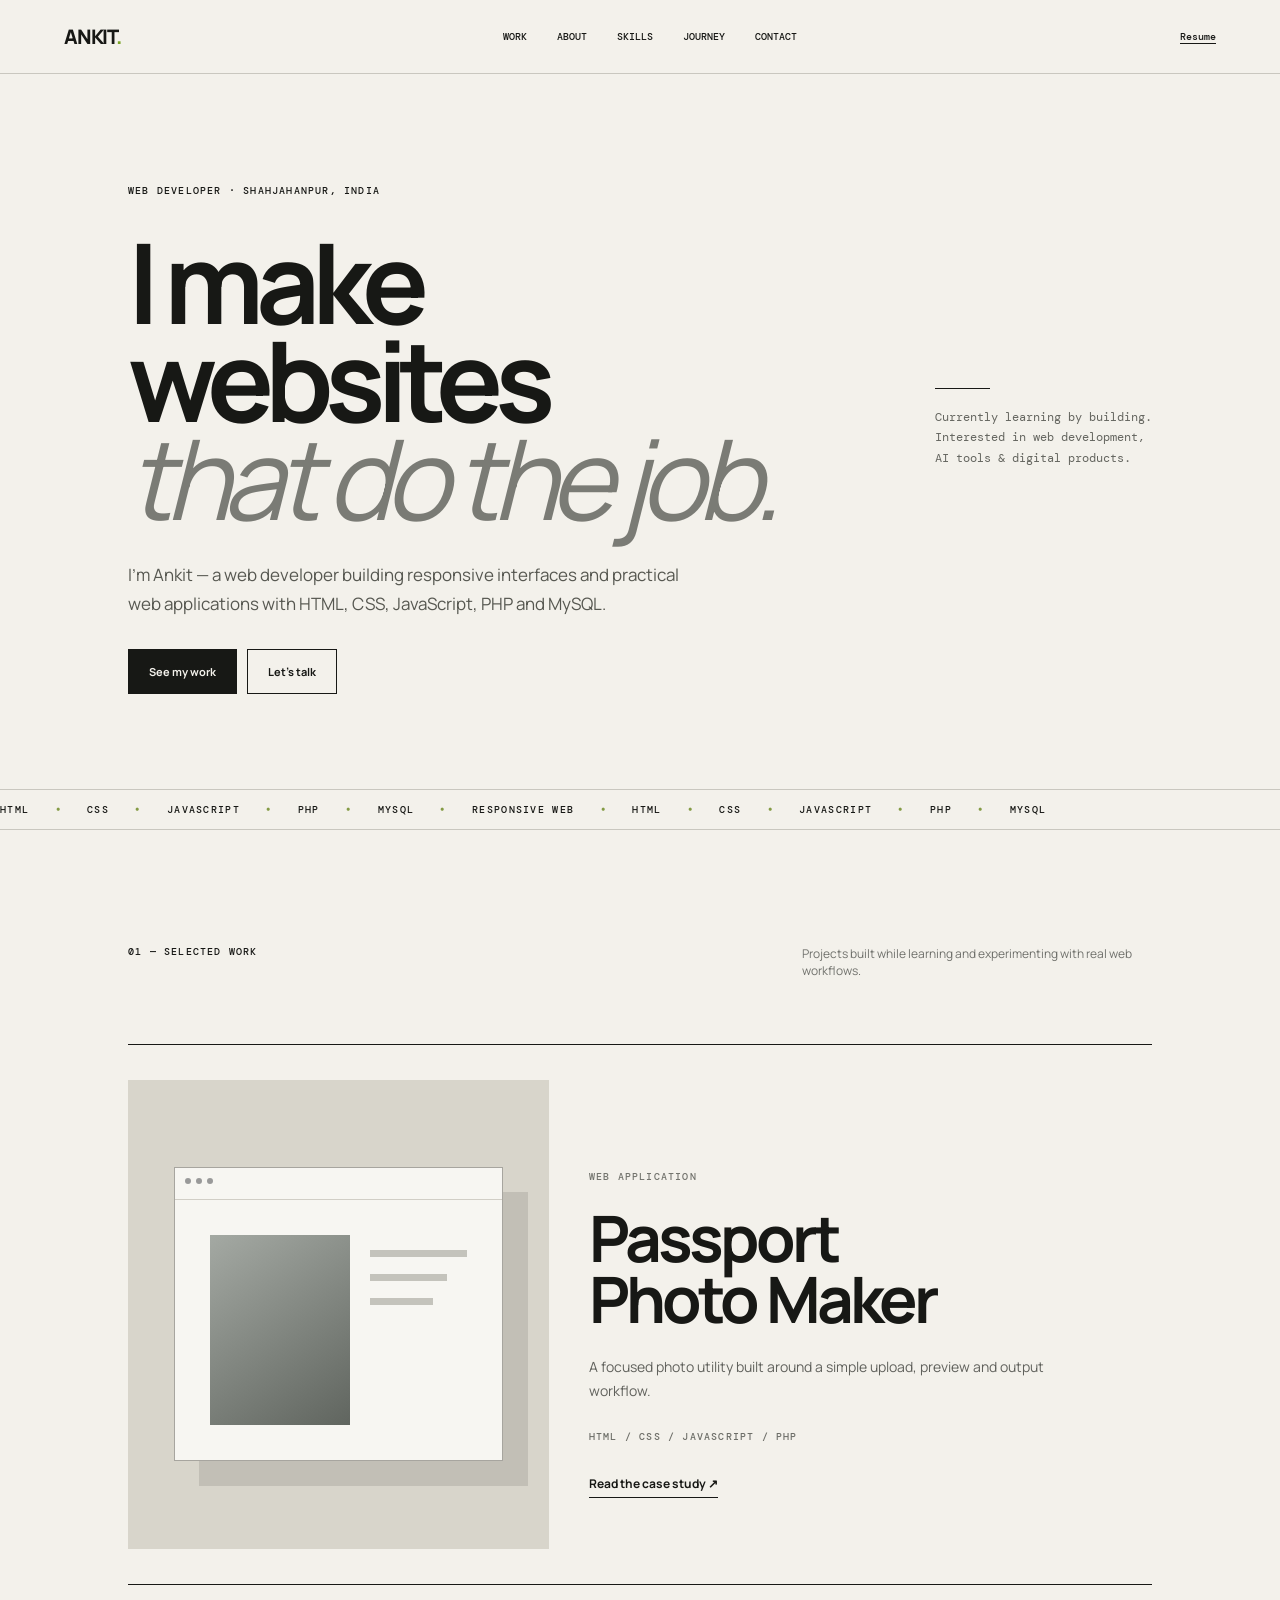
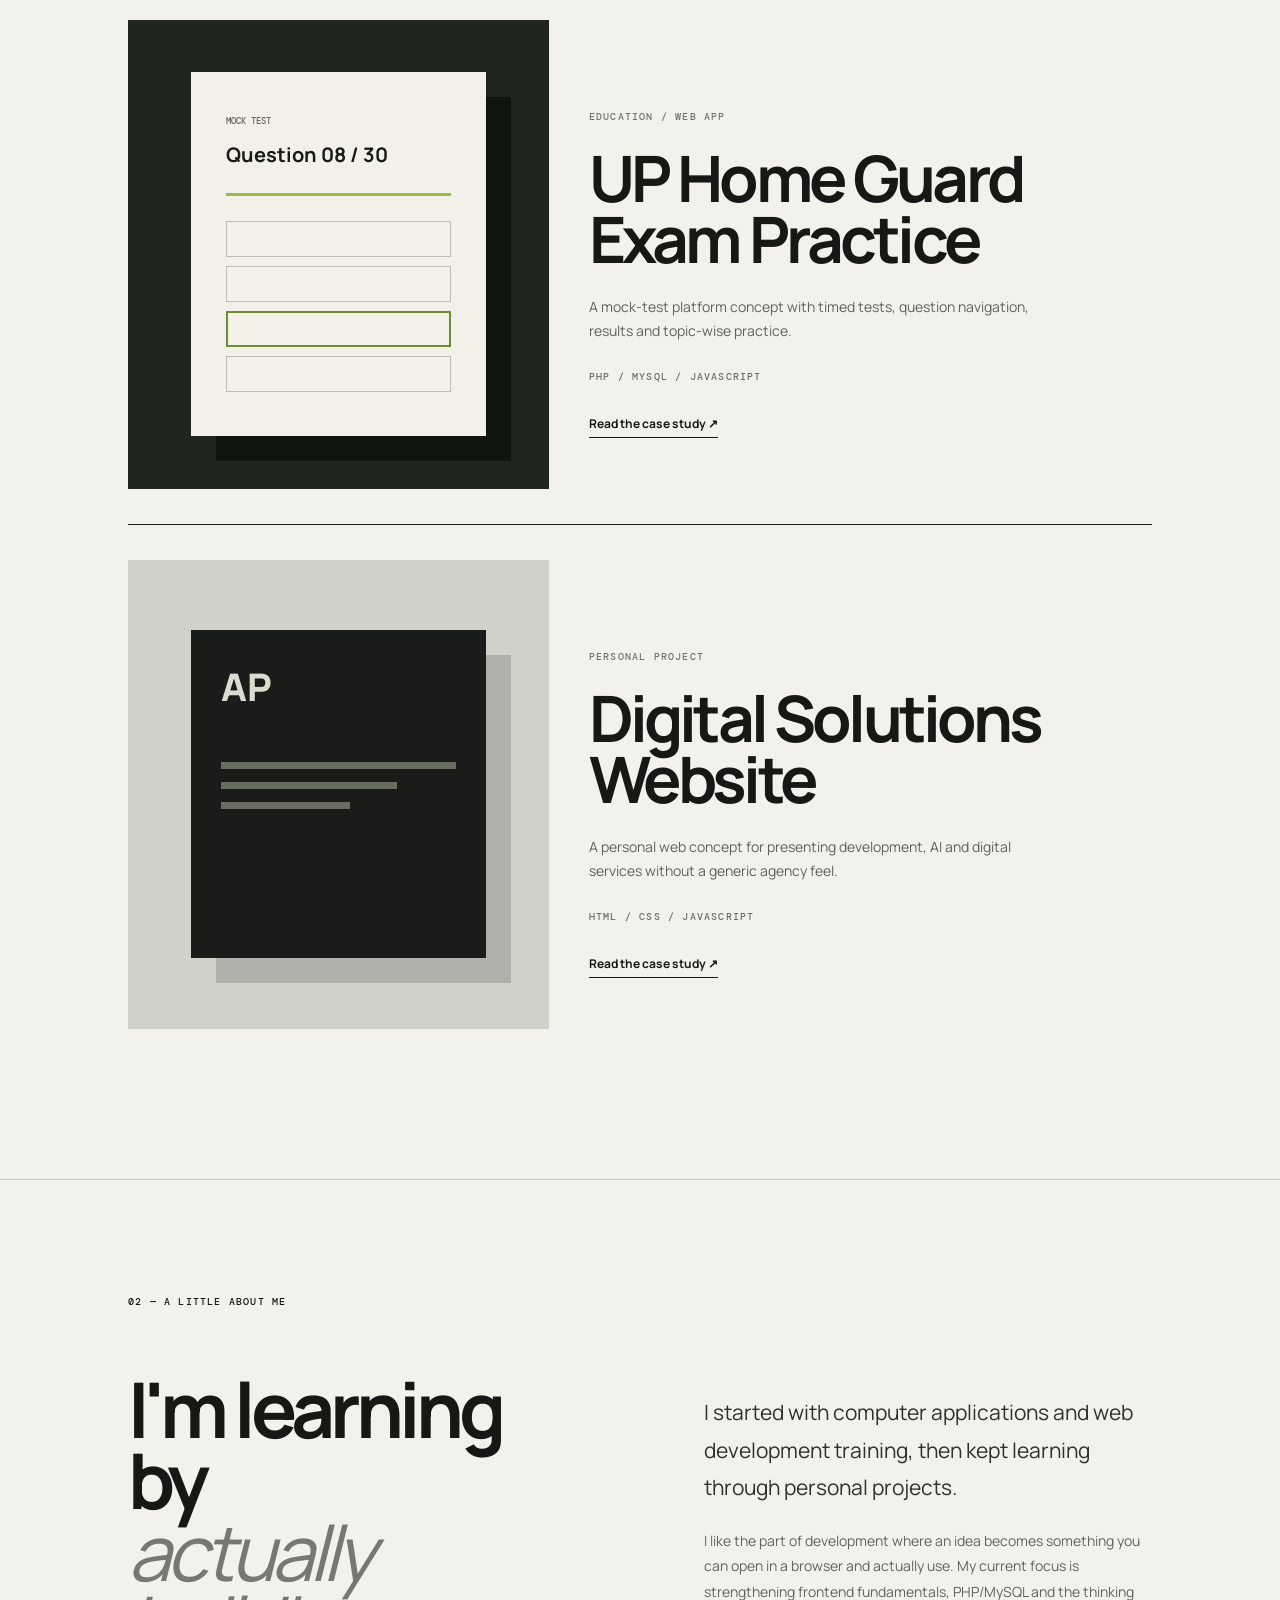
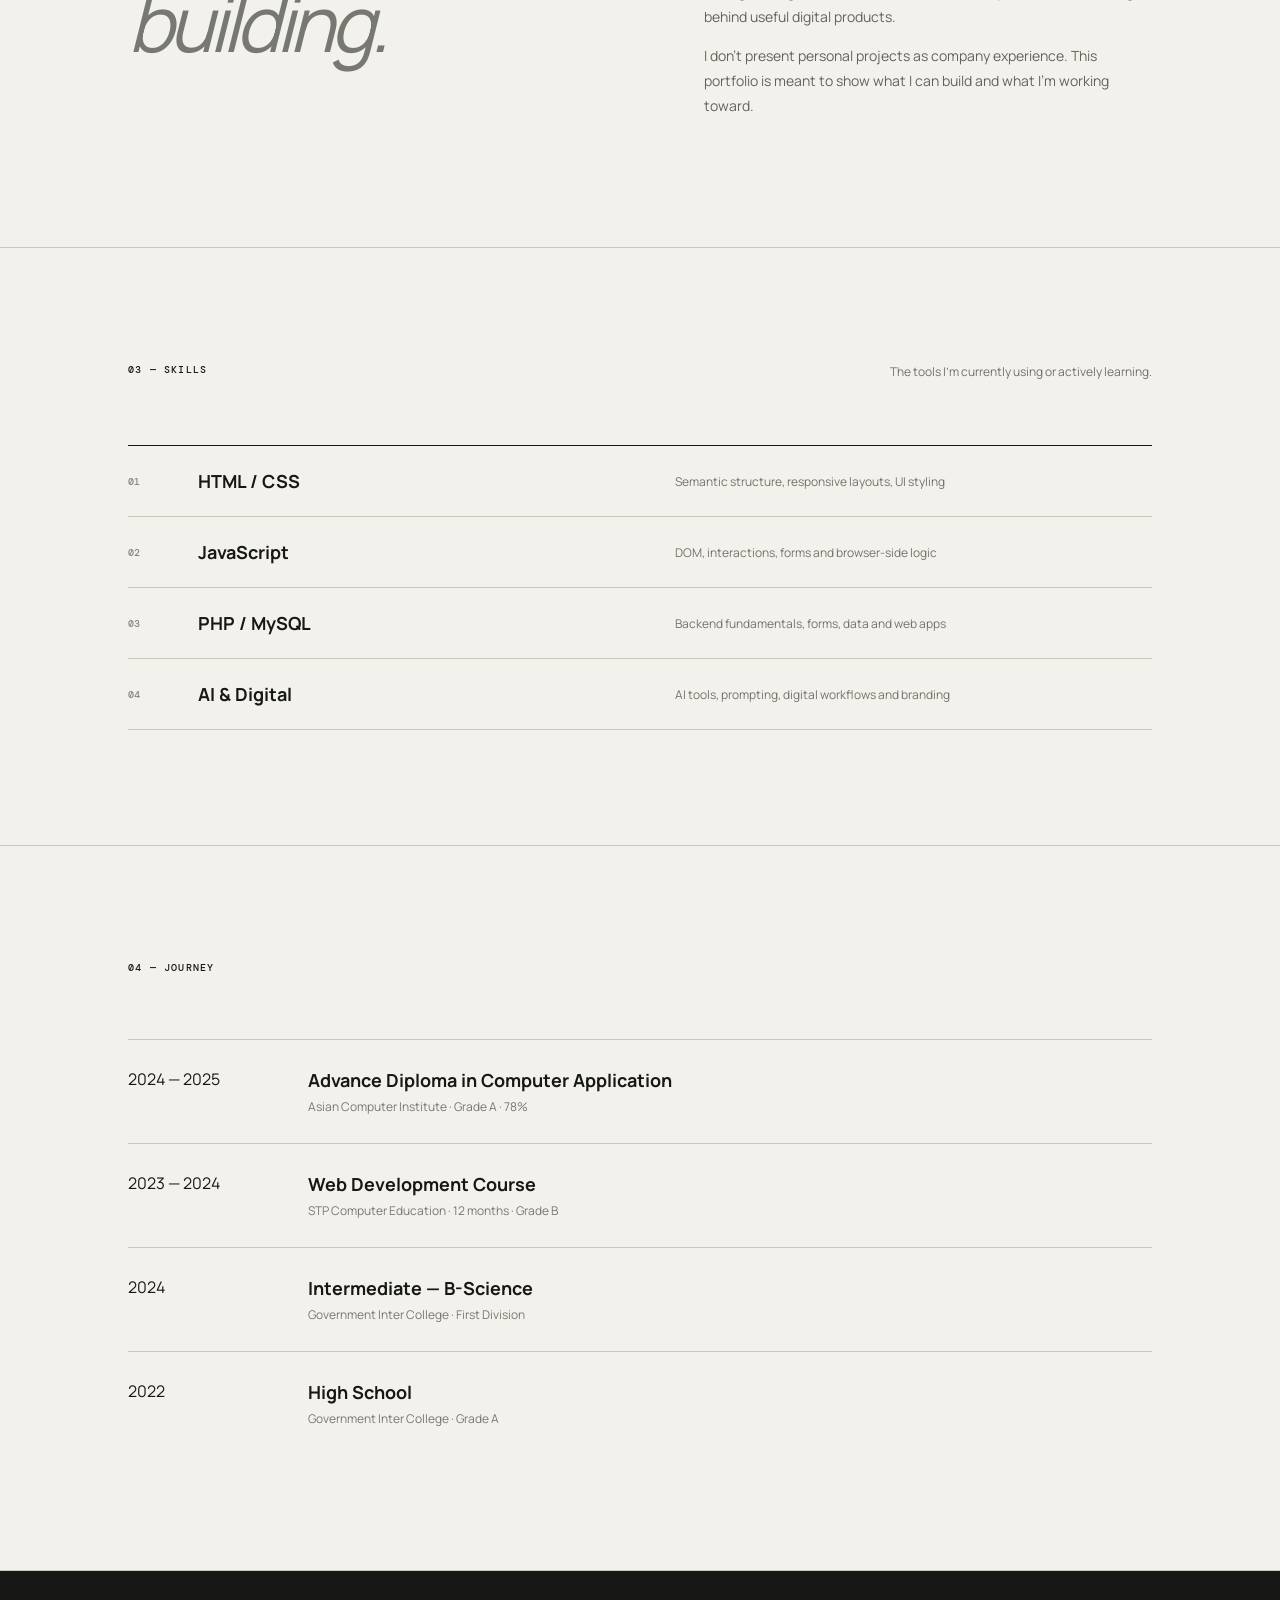
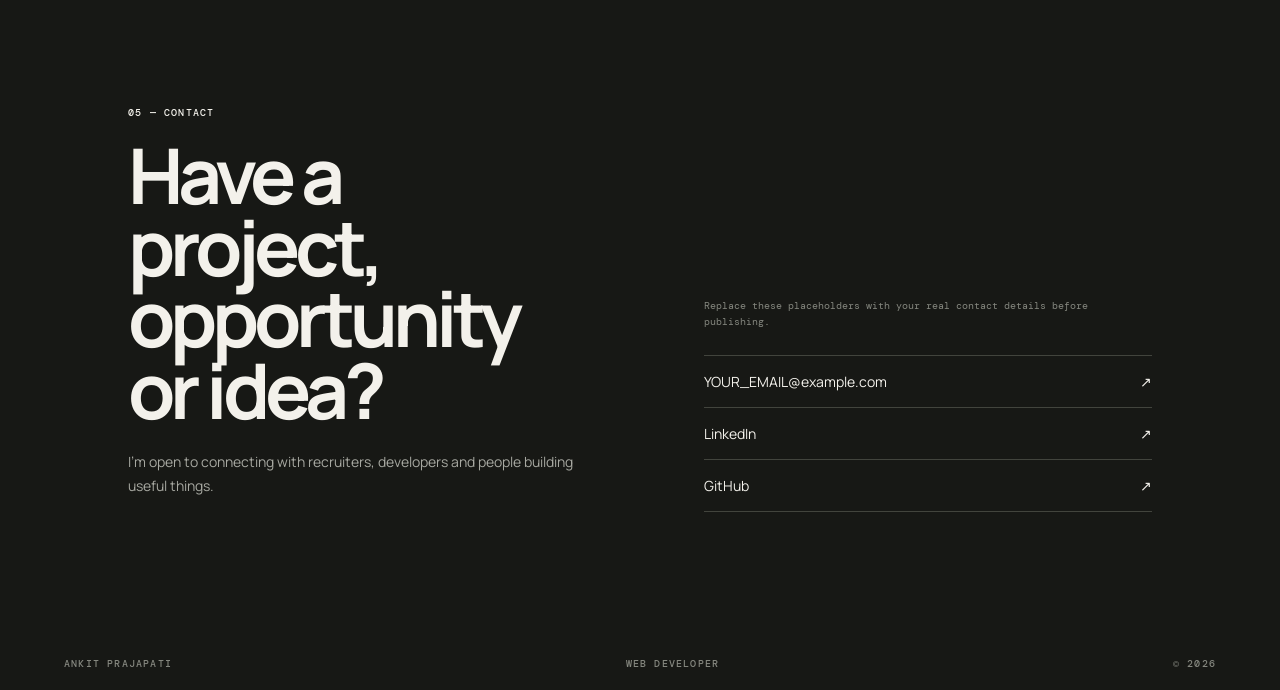
<file: index.html>
<!doctype html><html lang="en"><head><meta charset="utf-8"><meta name="viewport" content="width=device-width,initial-scale=1"><title>Ankit Prajapati — Web Developer</title><meta name="description" content="Ankit Prajapati — Web Developer focused on responsive websites, PHP applications and practical digital solutions."><link rel="stylesheet" href="assets/style.css"></head><body>
<header class="header"><a class="wordmark" href="#top">ANKIT<span>.</span></a><nav id="nav"><a href="#work">Work</a><a href="#about">About</a><a href="#skills">Skills</a><a href="#journey">Journey</a><a href="#contact">Contact</a></nav><a class="resume-link" href="resume.html">Resume</a><button class="menu">☰</button></header>
<main id="top">
<section class="intro"><div><p class="small">WEB DEVELOPER · SHAHJAHANPUR, INDIA</p><h1>I make websites<br><i>that do the job.</i></h1><p class="intro-copy">I'm Ankit — a web developer building responsive interfaces and practical web applications with HTML, CSS, JavaScript, PHP and MySQL.</p><div class="actions"><a class="button dark" href="#work">See my work</a><a class="button light" href="#contact">Let's talk</a></div></div><div class="intro-note"><div class="note-line"></div><p>Currently learning by building.<br>Interested in web development,<br>AI tools & digital products.</p></div></section>
<section class="marquee"><div>HTML <b>•</b> CSS <b>•</b> JAVASCRIPT <b>•</b> PHP <b>•</b> MYSQL <b>•</b> RESPONSIVE WEB <b>•</b> HTML <b>•</b> CSS <b>•</b> JAVASCRIPT <b>•</b> PHP <b>•</b> MYSQL</div></section>
<section id="work" class="section"><div class="section-top"><span>01 — SELECTED WORK</span><p>Projects built while learning and experimenting with real web workflows.</p></div>
<article class="project"><div class="project-image passport"><div class="browser"><div class="browser-top"><i></i><i></i><i></i></div><div class="passport-body"><div class="portrait"></div><div class="lines"><i></i><i></i><i></i></div></div></div></div><div class="project-copy"><p class="label">WEB APPLICATION</p><h2>Passport<br>Photo Maker</h2><p>A focused photo utility built around a simple upload, preview and output workflow.</p><div class="stack">HTML / CSS / JAVASCRIPT / PHP</div><a href="project-passport.html" class="arrow-link">Read the case study ↗</a></div></article>
<article class="project"><div class="project-image exam"><div class="test-card"><small>MOCK TEST</small><strong>Question 08 / 30</strong><div class="bar"></div><div class="choice"></div><div class="choice"></div><div class="choice selected"></div><div class="choice"></div></div></div><div class="project-copy"><p class="label">EDUCATION / WEB APP</p><h2>UP Home Guard<br>Exam Practice</h2><p>A mock-test platform concept with timed tests, question navigation, results and topic-wise practice.</p><div class="stack">PHP / MYSQL / JAVASCRIPT</div><a href="project-homeguard.html" class="arrow-link">Read the case study ↗</a></div></article>
<article class="project"><div class="project-image digital"><div class="site-preview"><span>AP</span><div><i></i><i></i><i></i></div></div></div><div class="project-copy"><p class="label">PERSONAL PROJECT</p><h2>Digital Solutions<br>Website</h2><p>A personal web concept for presenting development, AI and digital services without a generic agency feel.</p><div class="stack">HTML / CSS / JAVASCRIPT</div><a href="project-digital.html" class="arrow-link">Read the case study ↗</a></div></article></section>
<section id="about" class="section"><div class="section-top"><span>02 — A LITTLE ABOUT ME</span></div><div class="about-grid"><h2>I'm learning by<br><i>actually building.</i></h2><div><p class="big">I started with computer applications and web development training, then kept learning through personal projects.</p><p>I like the part of development where an idea becomes something you can open in a browser and actually use. My current focus is strengthening frontend fundamentals, PHP/MySQL and the thinking behind useful digital products.</p><p>I don't present personal projects as company experience. This portfolio is meant to show what I can build and what I'm working toward.</p></div></div></section>
<section id="skills" class="section"><div class="section-top"><span>03 — SKILLS</span><p>The tools I'm currently using or actively learning.</p></div><div class="skill-list"><div><b>01</b><strong>HTML / CSS</strong><span>Semantic structure, responsive layouts, UI styling</span></div><div><b>02</b><strong>JavaScript</strong><span>DOM, interactions, forms and browser-side logic</span></div><div><b>03</b><strong>PHP / MySQL</strong><span>Backend fundamentals, forms, data and web apps</span></div><div><b>04</b><strong>AI & Digital</strong><span>AI tools, prompting, digital workflows and branding</span></div></div></section>
<section id="journey" class="section"><div class="section-top"><span>04 — JOURNEY</span></div><div class="journey-list"><div><time>2024 — 2025</time><div><h3>Advance Diploma in Computer Application</h3><p>Asian Computer Institute · Grade A · 78%</p></div></div><div><time>2023 — 2024</time><div><h3>Web Development Course</h3><p>STP Computer Education · 12 months · Grade B</p></div></div><div><time>2024</time><div><h3>Intermediate — B-Science</h3><p>Government Inter College · First Division</p></div></div><div><time>2022</time><div><h3>High School</h3><p>Government Inter College · Grade A</p></div></div></div></section>
<section id="contact" class="contact"><div><p class="small">05 — CONTACT</p><h2>Have a project,<br>opportunity or idea?</h2><p class="contact-copy">I'm open to connecting with recruiters, developers and people building useful things.</p></div><div class="contact-side"><p>Replace these placeholders with your real contact details before publishing.</p><a href="mailto:YOUR_EMAIL@example.com">YOUR_EMAIL@example.com <span>↗</span></a><a href="https://www.linkedin.com/" target="_blank">LinkedIn <span>↗</span></a><a href="https://github.com/" target="_blank">GitHub <span>↗</span></a></div></section></main>
<footer><span>ANKIT PRAJAPATI</span><span>WEB DEVELOPER</span><span>© 2026</span></footer><script src="assets/script.js"></script></body></html>
</file>
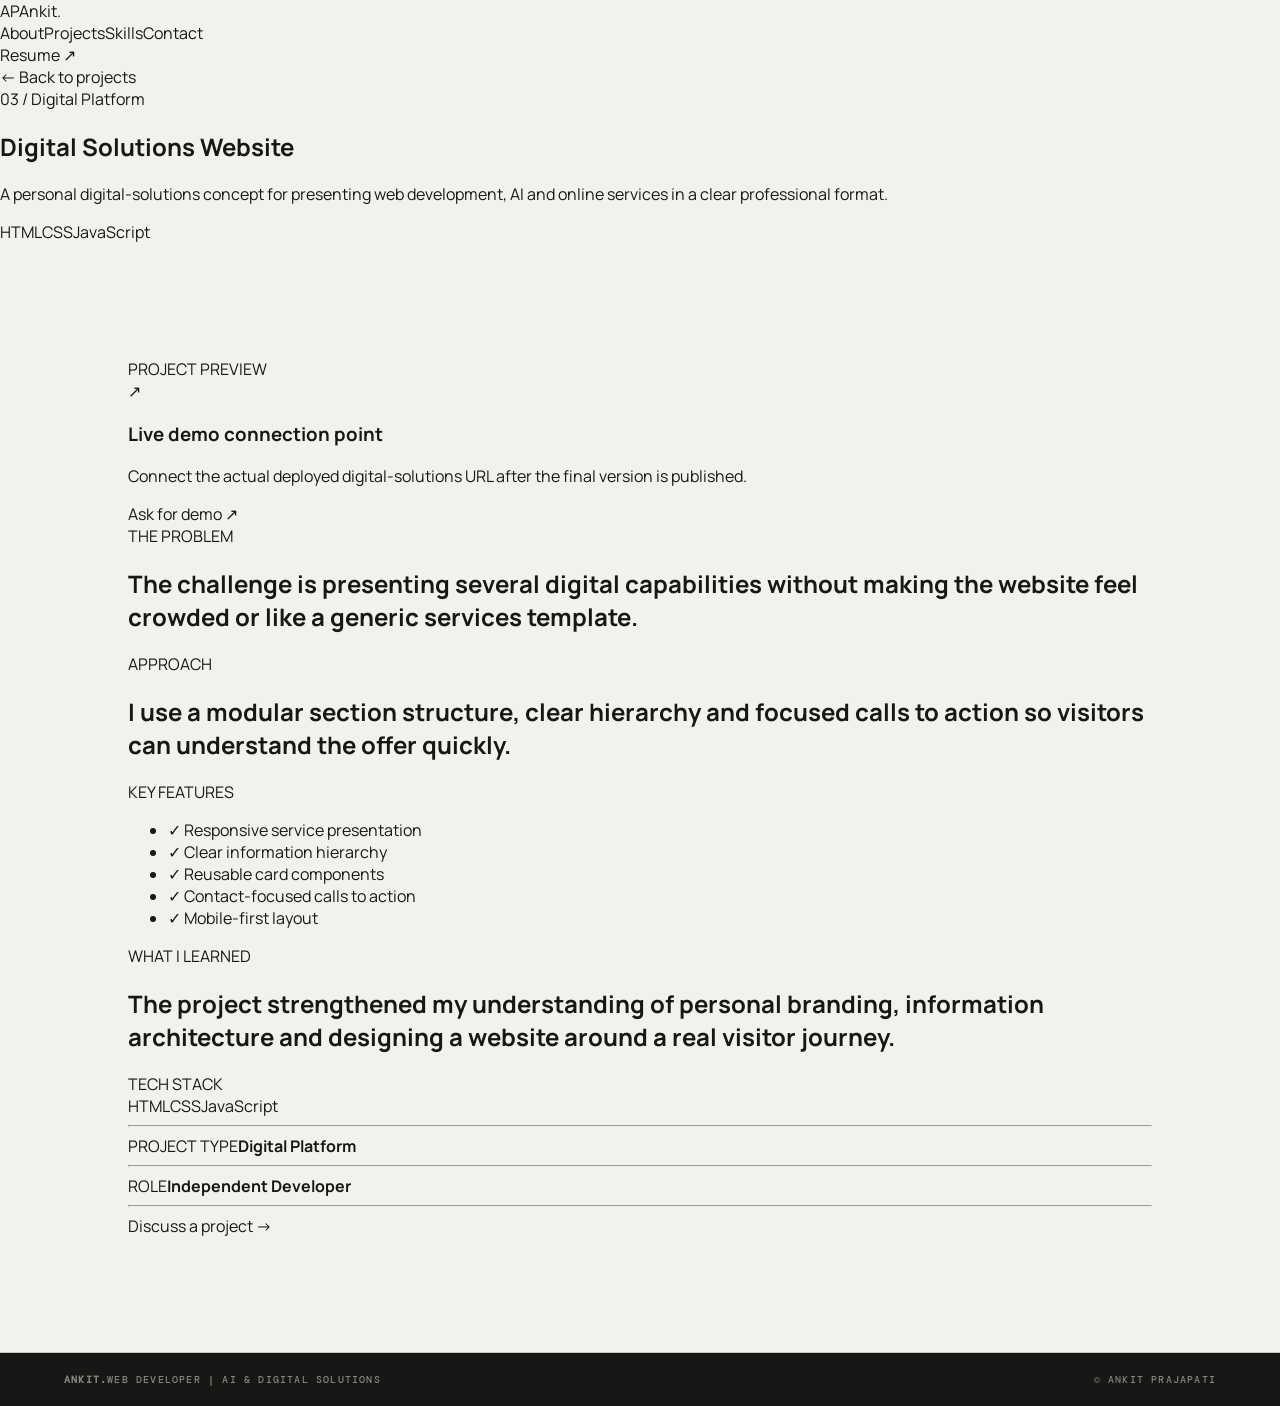
<file: project-digital.html>
<!DOCTYPE html><html lang="en"><head><meta charset="UTF-8"><meta name="viewport" content="width=device-width, initial-scale=1.0"><meta name="description" content="Digital Solutions Website — project case study by Ankit Prajapati."><title>Digital Solutions Website | Ankit Prajapati</title><link rel="stylesheet" href="assets/style.css"></head>
<body><header class="site-header"><a class="brand" href="index.html"><span class="brand-mark">AP</span><span>Ankit<span class="accent">.</span></span></a><nav class="nav desktop-nav"><a href="index.html#about">About</a><a href="projects.html">Projects</a><a href="index.html#skills">Skills</a><a href="index.html#contact">Contact</a></nav><a class="nav-cta" href="resume.html">Resume ↗</a></header>
<main><section class="case-hero"><a class="back-link" href="projects.html">← Back to projects</a><div class="case-label">03 / Digital Platform</div><h1>Digital Solutions Website</h1><p>A personal digital-solutions concept for presenting web development, AI and online services in a clear professional format.</p><div class="case-tags"><span>HTML</span><span>CSS</span><span>JavaScript</span></div></section>
<section class="section case-body"><div class="case-main"><div class="case-block" id="demo"><span class="kicker">PROJECT PREVIEW</span><div class="demo-placeholder"><div><span class="demo-icon">↗</span><h3>Live demo connection point</h3><p>Connect the actual deployed digital-solutions URL after the final version is published.</p><a class="small-btn" href="index.html#contact">Ask for demo ↗</a></div></div></div>
<div class="case-block"><span class="kicker">THE PROBLEM</span><h2>The challenge is presenting several digital capabilities without making the website feel crowded or like a generic services template.</h2></div><div class="case-block"><span class="kicker">APPROACH</span><h2>I use a modular section structure, clear hierarchy and focused calls to action so visitors can understand the offer quickly.</h2></div><div class="case-block"><span class="kicker">KEY FEATURES</span><ul class="feature-list"><li>✓ Responsive service presentation</li><li>✓ Clear information hierarchy</li><li>✓ Reusable card components</li><li>✓ Contact-focused calls to action</li><li>✓ Mobile-first layout</li></ul></div><div class="case-block"><span class="kicker">WHAT I LEARNED</span><h2>The project strengthened my understanding of personal branding, information architecture and designing a website around a real visitor journey.</h2></div></div>
<aside class="case-aside"><div class="sticky-card"><span class="kicker">TECH STACK</span><div class="stack-list"><span>HTML</span><span>CSS</span><span>JavaScript</span></div><hr><span class="kicker">PROJECT TYPE</span><strong>Digital Platform</strong><hr><span class="kicker">ROLE</span><strong>Independent Developer</strong><hr><a class="btn btn-ghost full" href="index.html#contact">Discuss a project →</a></div></aside></section></main><footer class="footer"><div><strong>Ankit<span class="accent">.</span></strong><span>Web Developer | AI & Digital Solutions</span></div><div>© <span id="year"></span> Ankit Prajapati</div></footer><script src="assets/script.js"></script></body></html>
</file>
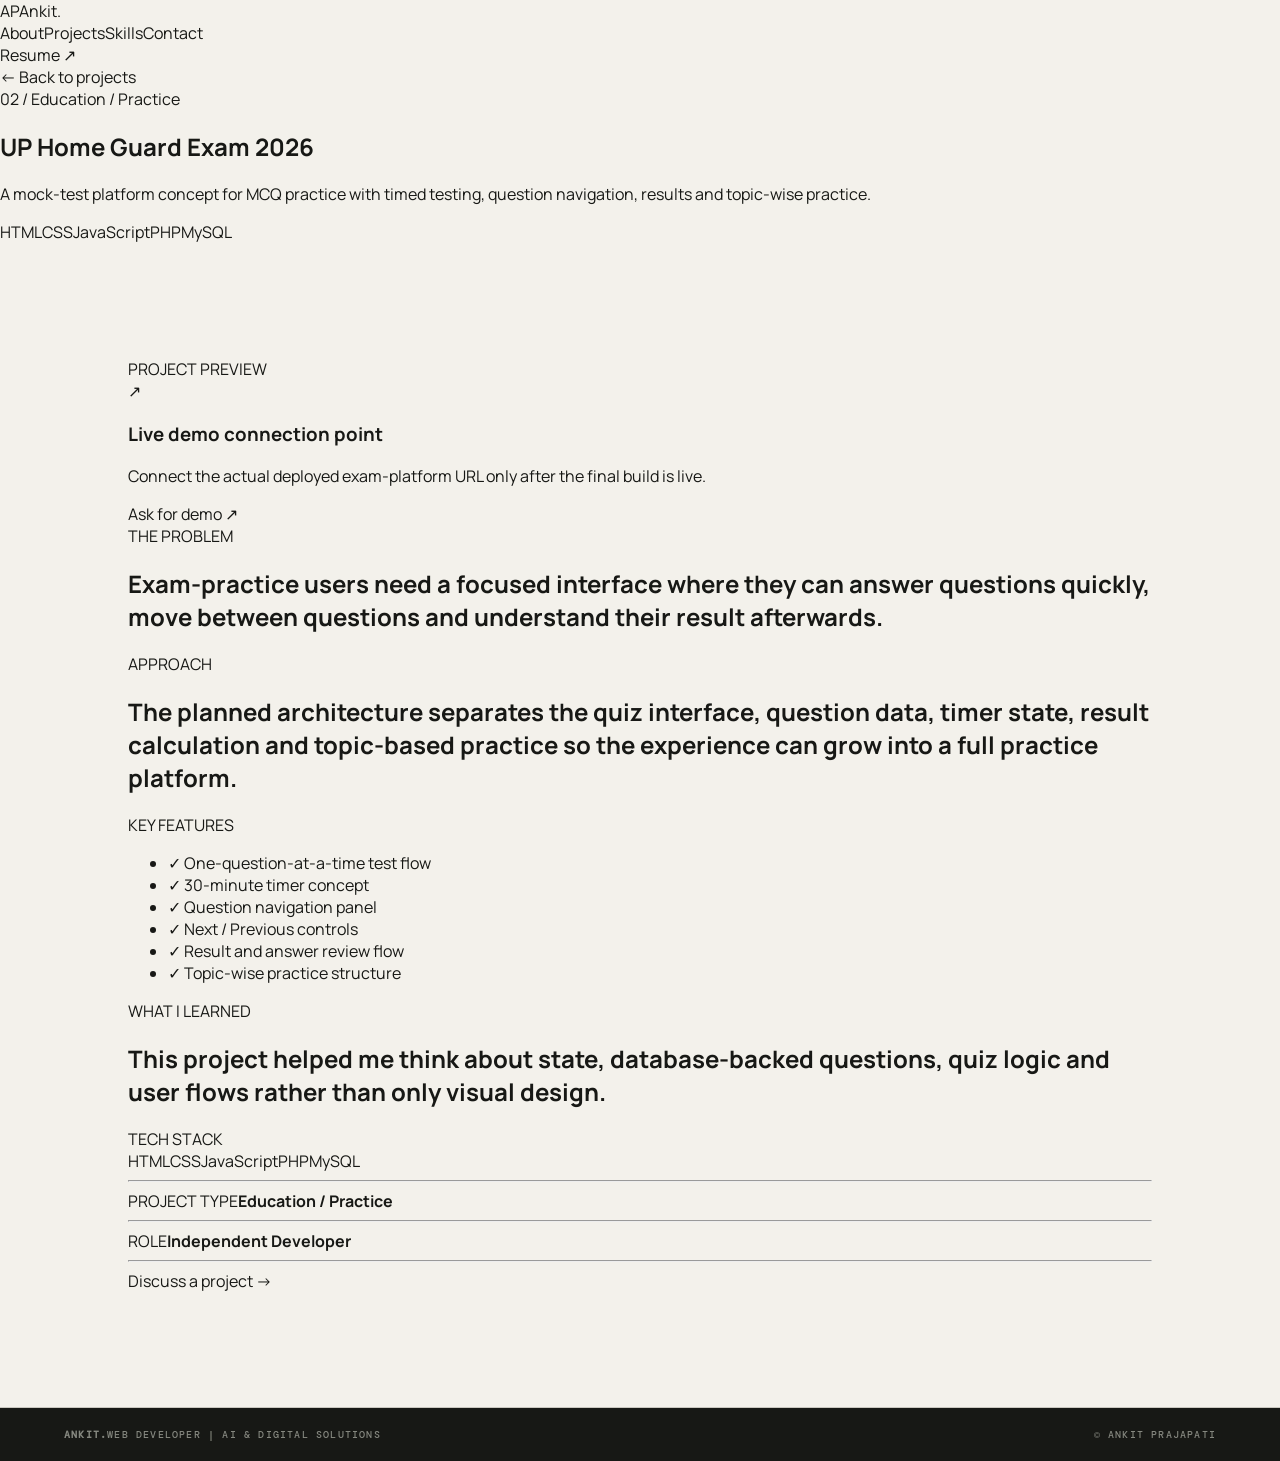
<file: project-homeguard.html>
<!DOCTYPE html><html lang="en"><head><meta charset="UTF-8"><meta name="viewport" content="width=device-width, initial-scale=1.0"><meta name="description" content="UP Home Guard Exam 2026 — project case study by Ankit Prajapati."><title>UP Home Guard Exam 2026 | Ankit Prajapati</title><link rel="stylesheet" href="assets/style.css"></head>
<body><header class="site-header"><a class="brand" href="index.html"><span class="brand-mark">AP</span><span>Ankit<span class="accent">.</span></span></a><nav class="nav desktop-nav"><a href="index.html#about">About</a><a href="projects.html">Projects</a><a href="index.html#skills">Skills</a><a href="index.html#contact">Contact</a></nav><a class="nav-cta" href="resume.html">Resume ↗</a></header>
<main><section class="case-hero"><a class="back-link" href="projects.html">← Back to projects</a><div class="case-label">02 / Education / Practice</div><h1>UP Home Guard Exam 2026</h1><p>A mock-test platform concept for MCQ practice with timed testing, question navigation, results and topic-wise practice.</p><div class="case-tags"><span>HTML</span><span>CSS</span><span>JavaScript</span><span>PHP</span><span>MySQL</span></div></section>
<section class="section case-body"><div class="case-main"><div class="case-block" id="demo"><span class="kicker">PROJECT PREVIEW</span><div class="demo-placeholder"><div><span class="demo-icon">↗</span><h3>Live demo connection point</h3><p>Connect the actual deployed exam-platform URL only after the final build is live.</p><a class="small-btn" href="index.html#contact">Ask for demo ↗</a></div></div></div>
<div class="case-block"><span class="kicker">THE PROBLEM</span><h2>Exam-practice users need a focused interface where they can answer questions quickly, move between questions and understand their result afterwards.</h2></div><div class="case-block"><span class="kicker">APPROACH</span><h2>The planned architecture separates the quiz interface, question data, timer state, result calculation and topic-based practice so the experience can grow into a full practice platform.</h2></div><div class="case-block"><span class="kicker">KEY FEATURES</span><ul class="feature-list"><li>✓ One-question-at-a-time test flow</li><li>✓ 30-minute timer concept</li><li>✓ Question navigation panel</li><li>✓ Next / Previous controls</li><li>✓ Result and answer review flow</li><li>✓ Topic-wise practice structure</li></ul></div><div class="case-block"><span class="kicker">WHAT I LEARNED</span><h2>This project helped me think about state, database-backed questions, quiz logic and user flows rather than only visual design.</h2></div></div>
<aside class="case-aside"><div class="sticky-card"><span class="kicker">TECH STACK</span><div class="stack-list"><span>HTML</span><span>CSS</span><span>JavaScript</span><span>PHP</span><span>MySQL</span></div><hr><span class="kicker">PROJECT TYPE</span><strong>Education / Practice</strong><hr><span class="kicker">ROLE</span><strong>Independent Developer</strong><hr><a class="btn btn-ghost full" href="index.html#contact">Discuss a project →</a></div></aside></section></main><footer class="footer"><div><strong>Ankit<span class="accent">.</span></strong><span>Web Developer | AI & Digital Solutions</span></div><div>© <span id="year"></span> Ankit Prajapati</div></footer><script src="assets/script.js"></script></body></html>
</file>
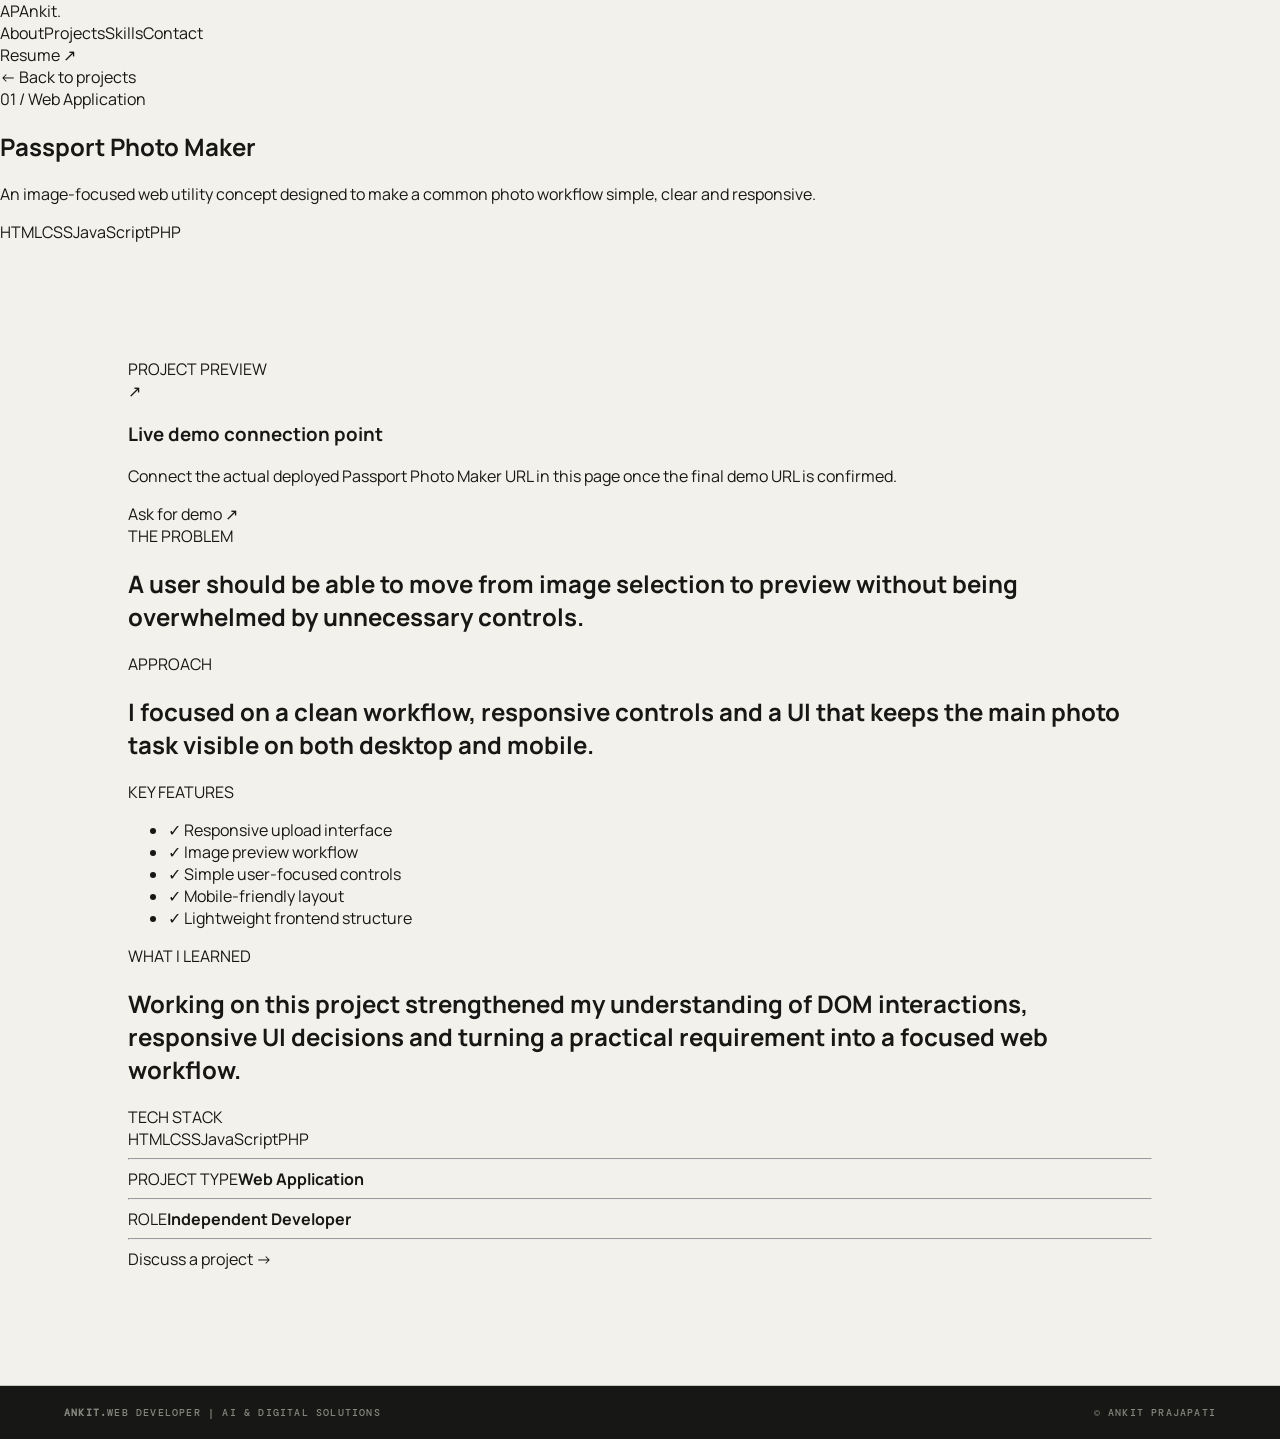
<file: project-passport.html>
<!DOCTYPE html><html lang="en"><head><meta charset="UTF-8"><meta name="viewport" content="width=device-width, initial-scale=1.0"><meta name="description" content="Passport Photo Maker — project case study by Ankit Prajapati."><title>Passport Photo Maker | Ankit Prajapati</title><link rel="stylesheet" href="assets/style.css"></head>
<body><header class="site-header"><a class="brand" href="index.html"><span class="brand-mark">AP</span><span>Ankit<span class="accent">.</span></span></a><nav class="nav desktop-nav"><a href="index.html#about">About</a><a href="projects.html">Projects</a><a href="index.html#skills">Skills</a><a href="index.html#contact">Contact</a></nav><a class="nav-cta" href="resume.html">Resume ↗</a></header>
<main><section class="case-hero"><a class="back-link" href="projects.html">← Back to projects</a><div class="case-label">01 / Web Application</div><h1>Passport Photo Maker</h1><p>An image-focused web utility concept designed to make a common photo workflow simple, clear and responsive.</p><div class="case-tags"><span>HTML</span><span>CSS</span><span>JavaScript</span><span>PHP</span></div></section>
<section class="section case-body"><div class="case-main"><div class="case-block" id="demo"><span class="kicker">PROJECT PREVIEW</span><div class="demo-placeholder"><div><span class="demo-icon">↗</span><h3>Live demo connection point</h3><p>Connect the actual deployed Passport Photo Maker URL in this page once the final demo URL is confirmed.</p><a class="small-btn" href="index.html#contact">Ask for demo ↗</a></div></div></div>
<div class="case-block"><span class="kicker">THE PROBLEM</span><h2>A user should be able to move from image selection to preview without being overwhelmed by unnecessary controls.</h2></div><div class="case-block"><span class="kicker">APPROACH</span><h2>I focused on a clean workflow, responsive controls and a UI that keeps the main photo task visible on both desktop and mobile.</h2></div><div class="case-block"><span class="kicker">KEY FEATURES</span><ul class="feature-list"><li>✓ Responsive upload interface</li><li>✓ Image preview workflow</li><li>✓ Simple user-focused controls</li><li>✓ Mobile-friendly layout</li><li>✓ Lightweight frontend structure</li></ul></div><div class="case-block"><span class="kicker">WHAT I LEARNED</span><h2>Working on this project strengthened my understanding of DOM interactions, responsive UI decisions and turning a practical requirement into a focused web workflow.</h2></div></div>
<aside class="case-aside"><div class="sticky-card"><span class="kicker">TECH STACK</span><div class="stack-list"><span>HTML</span><span>CSS</span><span>JavaScript</span><span>PHP</span></div><hr><span class="kicker">PROJECT TYPE</span><strong>Web Application</strong><hr><span class="kicker">ROLE</span><strong>Independent Developer</strong><hr><a class="btn btn-ghost full" href="index.html#contact">Discuss a project →</a></div></aside></section></main><footer class="footer"><div><strong>Ankit<span class="accent">.</span></strong><span>Web Developer | AI & Digital Solutions</span></div><div>© <span id="year"></span> Ankit Prajapati</div></footer><script src="assets/script.js"></script></body></html>
</file>
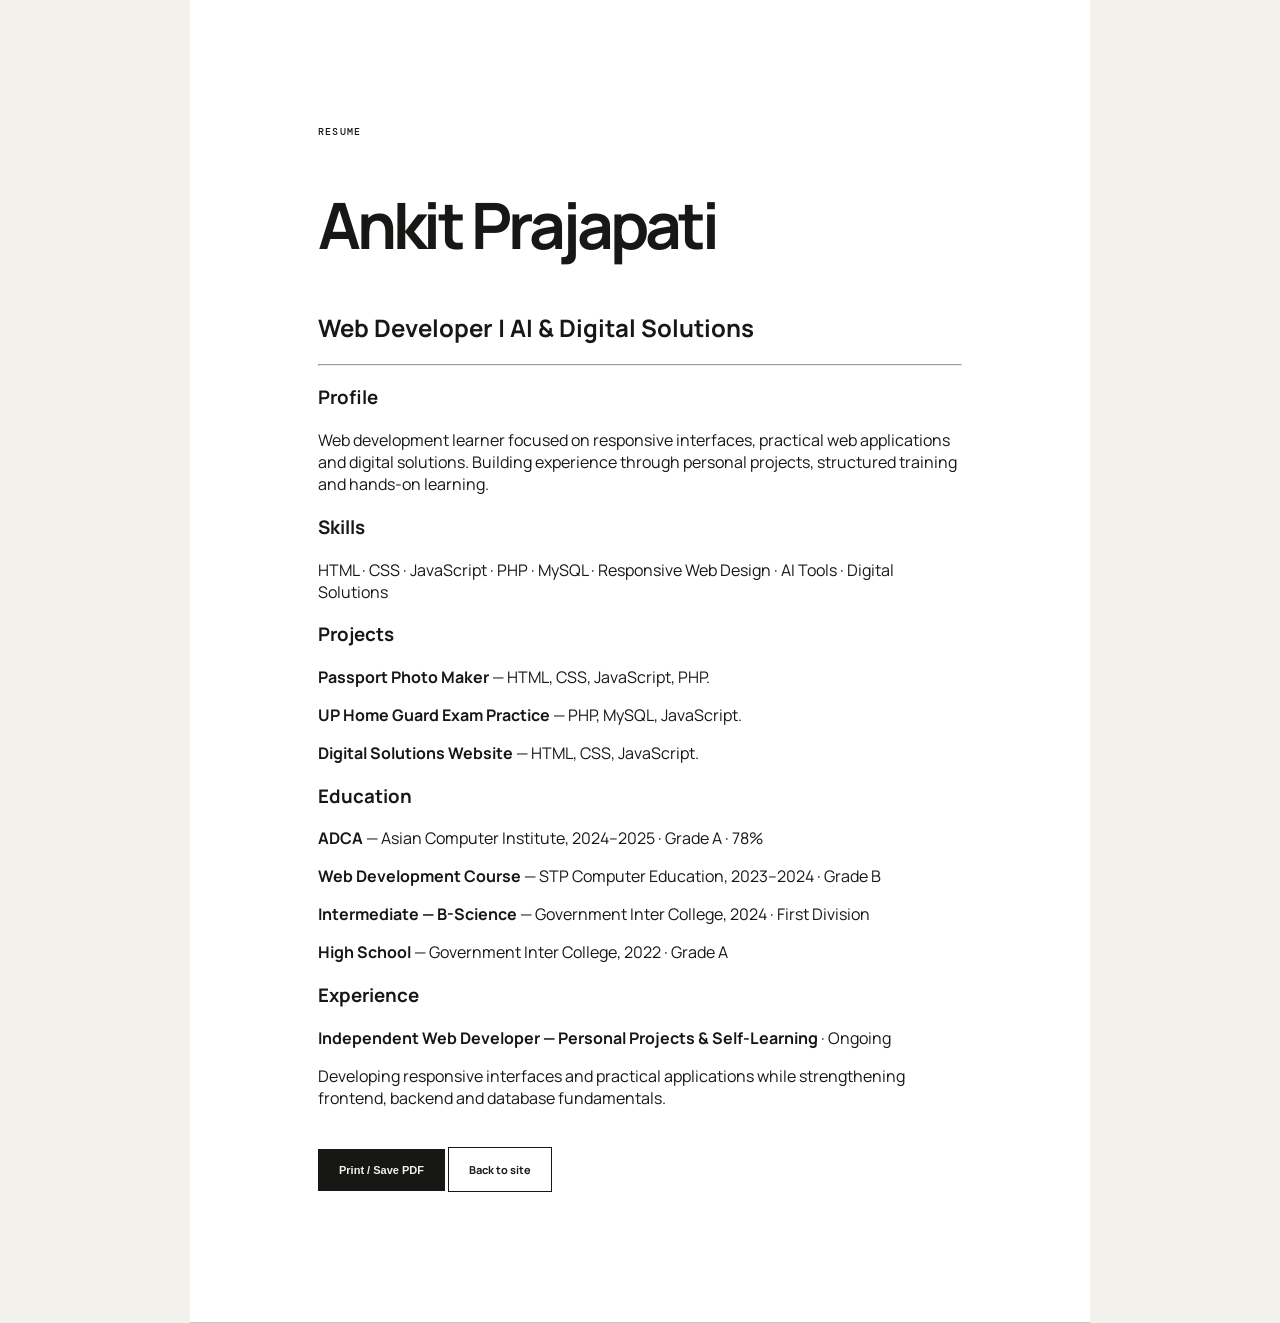
<file: resume.html>
<!doctype html><html><head><meta charset="utf-8"><meta name="viewport" content="width=device-width,initial-scale=1"><title>Ankit Prajapati — Resume</title><link rel="stylesheet" href="assets/style.css"></head><body><main class="section" style="max-width:900px;margin:auto;background:#fff"><p class="small">RESUME</p><h1 style="font-size:64px;letter-spacing:-.06em">Ankit Prajapati</h1><h2>Web Developer | AI & Digital Solutions</h2><hr><h3>Profile</h3><p>Web development learner focused on responsive interfaces, practical web applications and digital solutions. Building experience through personal projects, structured training and hands-on learning.</p><h3>Skills</h3><p>HTML · CSS · JavaScript · PHP · MySQL · Responsive Web Design · AI Tools · Digital Solutions</p><h3>Projects</h3><p><b>Passport Photo Maker</b> — HTML, CSS, JavaScript, PHP.</p><p><b>UP Home Guard Exam Practice</b> — PHP, MySQL, JavaScript.</p><p><b>Digital Solutions Website</b> — HTML, CSS, JavaScript.</p><h3>Education</h3><p><b>ADCA</b> — Asian Computer Institute, 2024–2025 · Grade A · 78%</p><p><b>Web Development Course</b> — STP Computer Education, 2023–2024 · Grade B</p><p><b>Intermediate — B-Science</b> — Government Inter College, 2024 · First Division</p><p><b>High School</b> — Government Inter College, 2022 · Grade A</p><h3>Experience</h3><p><b>Independent Web Developer — Personal Projects & Self-Learning</b> · Ongoing</p><p>Developing responsive interfaces and practical applications while strengthening frontend, backend and database fundamentals.</p><p style="margin-top:40px"><button onclick="window.print()" class="button dark">Print / Save PDF</button> <a class="button light" href="index.html">Back to site</a></p></main></body></html>
</file>
<file: assets/style.css>
@import url("https://fonts.googleapis.com/css2?family=DM+Mono:wght@400;500&family=Manrope:wght@400;600;700;800&display=swap");:root{--paper:#f3f1eb;--ink:#171815;--muted:#70716c;--line:#c9c7bf;--lime:#b7ef5a}*{box-sizing:border-box}html{scroll-behavior:smooth}body{margin:0;background:var(--paper);color:var(--ink);font-family:Manrope,Arial,sans-serif}a{color:inherit;text-decoration:none}.header{height:74px;display:flex;align-items:center;padding:0 5vw;border-bottom:1px solid var(--line);position:sticky;top:0;background:rgba(243,241,235,.94);backdrop-filter:blur(10px);z-index:10}.wordmark{font-weight:800;letter-spacing:-.06em;font-size:20px}.wordmark span{color:#7ba526}.header nav{display:flex;gap:30px;margin:auto;font:500 10px "DM Mono";text-transform:uppercase}.resume-link{font:500 10px "DM Mono";border-bottom:1px solid}.menu{display:none;border:0;background:none;font-size:18px}.intro{min-height:680px;display:grid;grid-template-columns:1.3fr .7fr;align-items:end;padding:100px 10vw 95px;border-bottom:1px solid var(--line)}.small,.section-top>span,.label,.stack,footer,.journey time{font:500 10px "DM Mono";letter-spacing:.12em;text-transform:uppercase}.intro h1{font-size:clamp(56px,8.7vw,130px);line-height:.88;letter-spacing:-.075em;margin:35px 0}.intro h1 i{font-weight:400;color:#7a7b75}.intro-copy{max-width:570px;font-size:17px;line-height:1.7;color:#565750}.actions{display:flex;gap:10px;margin-top:30px}.button{padding:14px 20px;border:1px solid var(--ink);font-size:11px;font-weight:700}.button.dark{background:var(--ink);color:var(--paper)}.intro-note{justify-self:end;align-self:center;color:#64655f;font:12px/1.7 "DM Mono";max-width:250px}.note-line{height:1px;width:55px;background:var(--ink);margin-bottom:18px}.marquee{overflow:hidden;white-space:nowrap;border-bottom:1px solid var(--line);padding:13px 0;font:500 10px "DM Mono";letter-spacing:.13em}.marquee div{width:max-content;animation:scroll 32s linear infinite}.marquee b{margin:0 18px;color:#849b44}@keyframes scroll{to{transform:translateX(-30%)}}.section{padding:115px 10vw;border-bottom:1px solid var(--line)}.section-top{display:flex;justify-content:space-between;gap:40px;margin-bottom:65px}.section-top p{max-width:350px;color:var(--muted);font-size:12px;margin:0}.project{display:grid;grid-template-columns:45% 55%;min-height:540px;border-top:1px solid var(--ink)}.project-image{margin:35px 40px 35px 0;min-height:440px;display:grid;place-items:center;overflow:hidden}.passport{background:#d8d5cb}.exam{background:#20251f}.digital{background:#d0d2ca}.browser{width:78%;background:#f7f6f2;box-shadow:25px 25px 0 rgba(0,0,0,.1);border:1px solid #a7a59f}.browser-top{height:32px;border-bottom:1px solid #d1cec6;display:flex;gap:5px;padding:10px}.browser-top i{width:6px;height:6px;border-radius:50%;background:#999}.passport-body{display:flex;gap:20px;padding:35px}.portrait{height:190px;width:140px;background:linear-gradient(145deg,#a4a9a3,#60655f)}.lines{flex:1;padding-top:15px}.lines i{display:block;height:7px;background:#c4c3bc;margin-bottom:17px}.lines i:nth-child(2){width:80%}.lines i:nth-child(3){width:65%}.test-card{width:70%;background:#f3f0e9;padding:35px;box-shadow:25px 25px 0 #10140f;color:#171a16}.test-card small{font:500 9px "DM Mono";color:#666}.test-card strong{display:block;font-size:20px;margin:12px 0 25px}.bar{height:3px;background:#96bc45;margin-bottom:25px}.choice{height:36px;border:1px solid #bbbdb4;margin:9px 0}.choice.selected{border:2px solid #6d8d32}.site-preview{width:70%;height:70%;background:#191c19;color:#d9ddcf;padding:30px;box-shadow:25px 25px 0 #aeb0a9}.site-preview>span{font-size:38px;font-weight:800}.site-preview div{margin-top:50px}.site-preview i{display:block;height:7px;background:#686d62;margin:13px 0}.site-preview i:nth-child(2){width:75%}.site-preview i:nth-child(3){width:55%}.project-copy{padding:95px 8vw 70px 0;align-self:center}.label{color:#72736d}.project-copy h2{font-size:clamp(38px,5vw,70px);line-height:.95;letter-spacing:-.06em;margin:25px 0}.project-copy>p:not(.label){max-width:490px;color:#60615c;line-height:1.7;font-size:14px}.stack{margin:28px 0;color:#6d6e68}.arrow-link{font-size:12px;font-weight:700;border-bottom:1px solid var(--ink);padding-bottom:5px}.about-grid{display:grid;grid-template-columns:1fr 1fr;gap:10vw}.about-grid h2,.contact h2{font-size:clamp(45px,6vw,85px);line-height:.93;letter-spacing:-.065em;margin:0}.about-grid h2 i{font-weight:400;color:#777871}.about-grid p{max-width:560px;color:#62635d;font-size:14px;line-height:1.8}.about-grid .big{font-size:21px;color:#30312e}.skill-list{border-top:1px solid var(--ink)}.skill-list div{display:grid;grid-template-columns:70px 1fr 1fr;align-items:center;padding:23px 0;border-bottom:1px solid var(--line)}.skill-list b{font:500 10px "DM Mono";color:#85867f}.skill-list strong{font-size:18px}.skill-list span{font-size:12px;color:#72736c}.journey-list>div{display:grid;grid-template-columns:180px 1fr;padding:28px 0;border-top:1px solid var(--line)}.journey-list h3{font-size:18px;margin:0 0 6px}.journey-list p{font-size:12px;color:#777872;margin:0}.contact{background:#171815;color:#f3f1eb;display:grid;grid-template-columns:1fr 1fr;gap:10vw;padding:125px 10vw}.contact h2{margin:20px 0 25px}.contact-copy{color:#a7a8a1;max-width:450px;font-size:14px;line-height:1.7}.contact-side{align-self:end}.contact-side>p{font:10px "DM Mono";color:#85877f;line-height:1.6;margin-bottom:25px}.contact-side a{display:flex;justify-content:space-between;border-top:1px solid #42443d;padding:16px 0;font-size:14px}.contact-side a:last-child{border-bottom:1px solid #42443d}.contact-side a:hover{color:var(--lime)}footer{display:flex;justify-content:space-between;padding:20px 5vw;background:#171815;color:#85877f}@media(max-width:800px){.header{padding:0 20px}.header nav{display:none;position:absolute;top:74px;left:0;right:0;background:var(--paper);padding:20px;flex-direction:column;gap:18px;border-bottom:1px solid var(--line)}.header nav.open{display:flex}.menu{display:block;margin-left:20px}.resume-link{margin-left:auto}.intro{grid-template-columns:1fr;padding:80px 6vw}.intro h1{font-size:clamp(52px,15vw,90px)}.intro-note{justify-self:start;margin-top:60px}.section{padding:85px 6vw}.section-top{margin-bottom:45px;display:block}.section-top p{margin-top:14px}.project{grid-template-columns:1fr}.project-image{margin:25px 0;min-height:330px}.project-copy{padding:40px 0 60px}.project-copy h2{font-size:48px}.about-grid,.contact{grid-template-columns:1fr;gap:45px}.skill-list div{grid-template-columns:45px 1fr}.skill-list span{grid-column:2;margin-top:6px}.journey-list>div{grid-template-columns:1fr;gap:8px}footer{gap:12px;flex-wrap:wrap;font-size:8px}}
</file>
